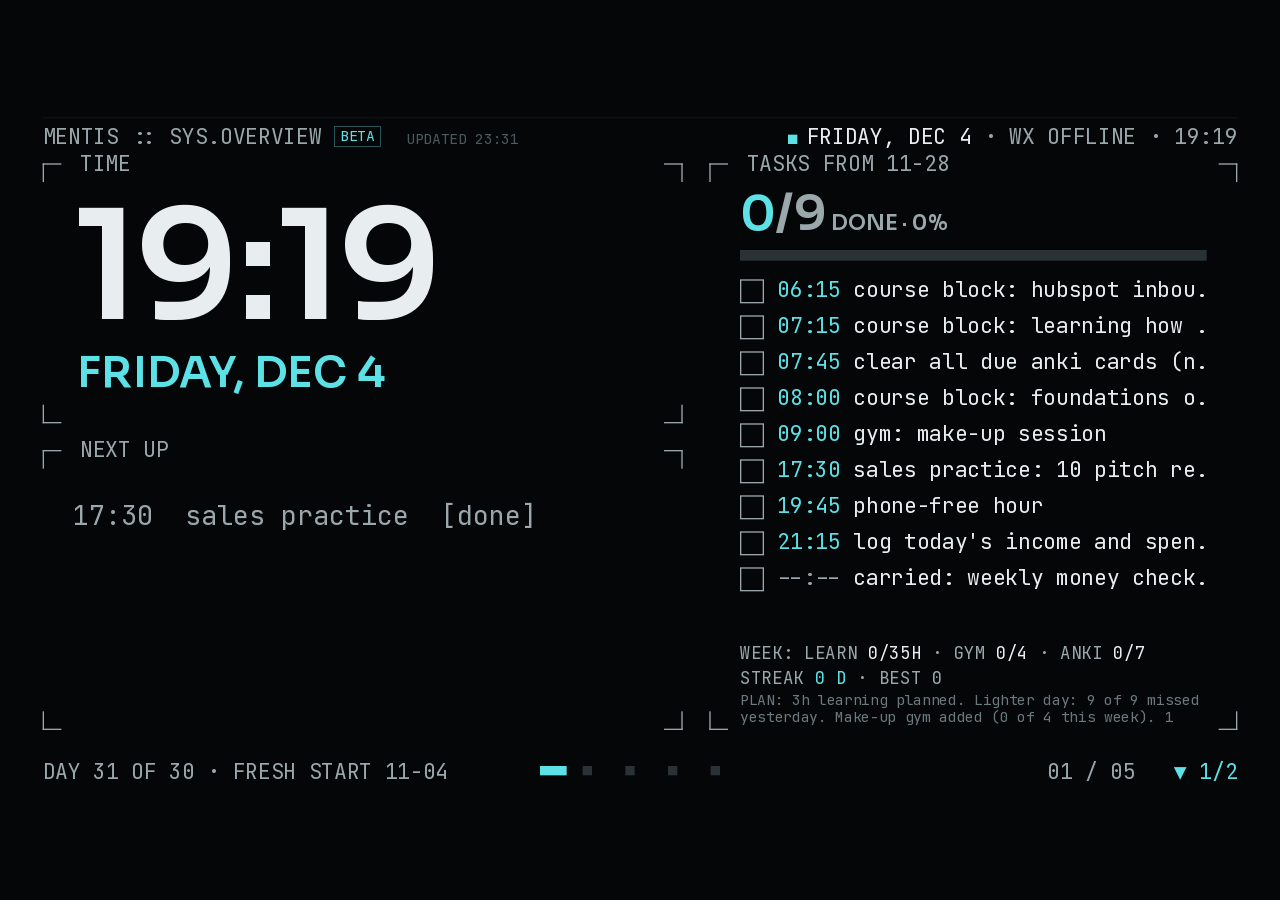
<file: index.html>
<!DOCTYPE html>
<html>
<head>
<meta charset="utf-8">
<meta name="viewport" content="width=device-width, initial-scale=1, viewport-fit=cover">
<meta name="apple-mobile-web-app-capable" content="yes">
<meta name="theme-color" content="#050607">
<title>MENTIS</title>
<link rel="stylesheet" href="style.css">
</head>
<body>
<div id="stage">
  <div id="track"></div>
  <div class="scan" id="scan"></div>
  <div class="dim" id="dim"></div>
  <div class="pause" id="pause"></div>
  <div class="night" id="night"><div class="nclock" id="nclock"><div class="so nt" id="ntime">--:--</div><div class="nd" id="ndate"></div></div><div class="nmark">MENTIS :: NIGHT</div></div>
</div>
<div id="mnav" class="mnav"></div>
<script src="app.js"></script>
</body>
</html>
</file>
<file: style.css>
@font-face{font-family:'JB';src:url('fonts/jetbrains-mono-400.woff') format('woff');font-weight:400;font-style:normal;}
@font-face{font-family:'JB';src:url('fonts/jetbrains-mono-700.woff') format('woff');font-weight:700;font-style:normal;}
@font-face{font-family:'SO';src:url('fonts/sora-600.woff') format('woff');font-weight:600;font-style:normal;}
html,body{margin:0;padding:0;width:100%;height:100%;overflow:hidden;background:#050607;color:#E8EEF0;font-family:'JB',monospace;}
*{-webkit-box-sizing:border-box;box-sizing:border-box;}
#stage{position:absolute;left:0;top:0;width:1920px;height:1080px;overflow:hidden;background:#050607;-webkit-transform-origin:0 0;transform-origin:0 0;}
.a{position:absolute;}
.so{font-family:'SO',sans-serif;font-weight:600;line-height:1;}
.lab{font-size:32px;color:#9AA7AB;white-space:nowrap;}
.t{font-size:40px;white-space:nowrap;}
.c{color:#5CE1E6;} .d{color:#9AA7AB;} .w{color:#E8EEF0;} .b{font-weight:700;} .r{text-align:right;}
.warn{color:#050607;background:#5CE1E6;padding:0 10px;}

/* slide track */
#track{position:absolute;left:0;top:0;width:9600px;height:1080px;-webkit-transition:-webkit-transform 600ms cubic-bezier(0.65,0,0.35,1);transition:transform 600ms cubic-bezier(0.65,0,0.35,1);-webkit-backface-visibility:hidden;backface-visibility:hidden;}
.slide{position:absolute;top:0;width:1920px;height:1080px;overflow:hidden;}
.clip{position:absolute;left:0;top:84px;width:1920px;height:900px;overflow:hidden;}
.sections{position:absolute;left:0;top:-84px;width:1920px;height:2160px;-webkit-transition:-webkit-transform 400ms cubic-bezier(0.65,0,0.35,1);transition:transform 400ms cubic-bezier(0.65,0,0.35,1);}
.sec{position:absolute;left:0;width:1920px;height:1080px;}

/* frame */
.fr{position:absolute;}
.cn{position:absolute;width:28px;height:28px;}
.ft{position:absolute;left:44px;top:-22px;background:#050607;padding:0 12px;}
.track{position:absolute;background:#2A3236;overflow:hidden;}
.fill{position:absolute;left:0;top:0;height:100%;background:#5CE1E6;-webkit-transform-origin:0 50%;transform-origin:0 50%;}

/* entry animations, only under .play */
@-webkit-keyframes barIn{from{-webkit-transform:scaleY(0)}to{-webkit-transform:scaleY(1)}}
@keyframes barIn{from{transform:scaleY(0)}to{transform:scaleY(1)}}
@-webkit-keyframes barX{from{-webkit-transform:scaleX(0)}to{-webkit-transform:scaleX(1)}}
@keyframes barX{from{transform:scaleX(0)}to{transform:scaleX(1)}}
@-webkit-keyframes reveal{from{-webkit-transform:translateX(0)}to{-webkit-transform:translateX(1720px)}}
@keyframes reveal{from{transform:translateX(0)}to{transform:translateX(1720px)}}
@-webkit-keyframes cellIn{from{opacity:0}to{opacity:1}}
@keyframes cellIn{from{opacity:0}to{opacity:1}}
@-webkit-keyframes scan{from{-webkit-transform:translateY(0)}to{-webkit-transform:translateY(1000px)}}
@keyframes scan{from{transform:translateY(0)}to{transform:translateY(1000px)}}
@-webkit-keyframes pulse{0%,100%{opacity:1}50%{opacity:.35}}
@keyframes pulse{0%,100%{opacity:1}50%{opacity:.35}}

.bar{position:absolute;-webkit-transform-origin:50% 100%;transform-origin:50% 100%;}
.play .bar{-webkit-animation:barIn 500ms cubic-bezier(0.22,0.61,0.36,1) both;animation:barIn 500ms cubic-bezier(0.22,0.61,0.36,1) both;}
.play .fill{-webkit-animation:barX 700ms cubic-bezier(0.22,0.61,0.36,1) both;animation:barX 700ms cubic-bezier(0.22,0.61,0.36,1) both;}
.chart{position:absolute;overflow:hidden;}
.mask{position:absolute;left:0;top:0;width:1720px;height:100%;background:#050607;display:none;}
.play .mask{display:block;-webkit-animation:reveal 900ms cubic-bezier(0.22,0.61,0.36,1) both;animation:reveal 900ms cubic-bezier(0.22,0.61,0.36,1) both;}
.hcol{position:absolute;left:0;top:0;}
.play .hcol{-webkit-animation:cellIn 300ms cubic-bezier(0.22,0.61,0.36,1) both;animation:cellIn 300ms cubic-bezier(0.22,0.61,0.36,1) both;}

.scan{position:absolute;left:64px;top:40px;width:1792px;height:2px;background:#5CE1E6;opacity:.08;-webkit-animation:scan 6000ms linear infinite;animation:scan 6000ms linear infinite;}
.live{display:inline-block;width:14px;height:14px;background:#5CE1E6;margin-right:14px;-webkit-animation:pulse 2000ms cubic-bezier(0.65,0,0.35,1) infinite;animation:pulse 2000ms cubic-bezier(0.65,0,0.35,1) infinite;}
.moving .scan,.moving .live,.isnight .scan,.isnight .live{-webkit-animation-play-state:paused;animation-play-state:paused;}

/* pause overlay */
.dim{position:absolute;left:0;top:0;width:1920px;height:1080px;background:#050607;opacity:0;visibility:hidden;-webkit-transition:opacity 250ms linear;transition:opacity 250ms linear;}
.dim.on{opacity:.78;visibility:visible;}
.pause{position:absolute;left:0;top:0;width:1920px;height:1080px;opacity:0;visibility:hidden;-webkit-transform:scale(.98);transform:scale(.98);-webkit-transition:opacity 250ms cubic-bezier(0.22,0.61,0.36,1),-webkit-transform 250ms cubic-bezier(0.22,0.61,0.36,1);transition:opacity 250ms cubic-bezier(0.22,0.61,0.36,1),transform 250ms cubic-bezier(0.22,0.61,0.36,1);-webkit-backface-visibility:hidden;backface-visibility:hidden;}
.pause.on{opacity:1;visibility:visible;-webkit-transform:scale(1);transform:scale(1);}

/* night */
.night{position:absolute;left:0;top:0;width:1920px;height:1080px;background:#000;opacity:0;visibility:hidden;-webkit-transition:opacity 2000ms cubic-bezier(0.65,0,0.35,1),visibility 0s linear 2000ms;transition:opacity 2000ms cubic-bezier(0.65,0,0.35,1),visibility 0s linear 2000ms;-webkit-backface-visibility:hidden;backface-visibility:hidden;}
.night.on{opacity:1;visibility:visible;-webkit-transition:opacity 2000ms cubic-bezier(0.65,0,0.35,1);transition:opacity 2000ms cubic-bezier(0.65,0,0.35,1);}
.nclock{position:absolute;left:0;top:392px;width:1920px;-webkit-transition:-webkit-transform 4000ms cubic-bezier(0.65,0,0.35,1);transition:transform 4000ms cubic-bezier(0.65,0,0.35,1);}
.nt{width:1920px;text-align:center;font-size:300px;color:#5E6162;letter-spacing:-6px;}
.nd{position:absolute;left:0;top:340px;width:1920px;text-align:center;font-size:32px;color:#4A4D4E;}
.nmark{position:absolute;left:64px;top:1000px;font-size:32px;color:#1E2021;}

/* no-motion fallback */
.no-motion *,.no-motion *:before,.no-motion *:after{-webkit-animation:none!important;animation:none!important;-webkit-transition:none!important;transition:none!important;}
.no-motion .mask,.no-motion .scan{display:none!important;}

/* beta label, sync status, in-place refresh without replaying entry animations */
.beta{font-size:22px;color:#5CE1E6;border:1px solid #3A7C80;padding:0 8px;vertical-align:4px;}
.sync{font-size:22px;color:#4A5A5E;}
.settled .bar,.settled .fill,.settled .hcol{-webkit-animation:none!important;animation:none!important;}
.settled .mask{display:none!important;}

/* daily tasks */
.tbox{width:36px;height:36px;border:2px solid #9AA7AB;color:#050607;font-size:28px;line-height:32px;text-align:center;font-weight:700;}
.tbox.on{background:#3A7C80;border-color:#3A7C80;}
.tdone{color:#6B7A7E;text-decoration:line-through;}
.tdone .c{color:#6B7A7E;}
.hdrd{color:#E8EEF0;}

/* ---------- phone layout (body.phone is set by app.js; not wrapped in a width query so a stretched layout viewport still scrolls) ---------- */
.mnav{display:none;}
html.phone{-webkit-text-size-adjust:100%;text-size-adjust:100%;}
body.phone,html.phone{overflow-x:hidden;overflow-y:auto;height:auto;-webkit-overflow-scrolling:touch;touch-action:pan-y;}
.phone #stage{position:relative;width:100%;height:auto;min-height:100%;overflow:visible;-webkit-transform:none!important;transform:none!important;left:0!important;top:0!important;
  padding:calc(env(safe-area-inset-top) + 12px) calc(env(safe-area-inset-right) + 14px) calc(env(safe-area-inset-bottom) + 88px) calc(env(safe-area-inset-left) + 14px);}
.phone #track{position:static;width:100%;height:auto;-webkit-transform:none!important;transform:none!important;-webkit-transition:none;transition:none;}
.phone .slide{display:block;position:static;width:100%;height:auto;overflow:visible;margin:0 0 28px;padding:0 0 28px;border-bottom:1px solid #2A3236;scroll-margin-top:8px;scroll-margin-bottom:96px;}
.phone .clip,.phone .sections,.phone .sec{position:static;width:100%;height:auto;overflow:visible;-webkit-transform:none!important;transform:none!important;}
.phone .sec{display:block;}
.phone .a,.phone .fr{position:static!important;width:auto!important;height:auto!important;max-width:100%;white-space:normal!important;overflow:visible!important;line-height:1.35!important;}
.phone .a{font-size:16px!important;margin:4px 0;}
.phone .so{font-size:26px!important;line-height:1.15!important;}
.phone .so.clk{font-size:64px!important;letter-spacing:-1px!important;}
.phone .so.nt{font-size:96px!important;}
.phone .lab{font-size:14px!important;}
.phone .sync,.phone .beta{font-size:12px!important;vertical-align:0;}
.phone .fr{margin:22px 0 8px;padding-top:10px;border-top:1px solid #2A3236;}
.phone .fr .cn{display:none;}
.phone .fr .ft{position:static;padding:0;background:none;font-size:14px!important;color:#5CE1E6;letter-spacing:1px;}
.phone .track{position:relative!important;display:block;width:100%!important;height:8px!important;margin:6px 0 10px;}
.phone .bar,.phone .chart,.phone .mask,.phone .hcol,.phone svg,.phone .scan{display:none!important;}
.phone .tbox{display:inline-block;float:left;width:24px!important;height:24px!important;font-size:18px!important;line-height:20px!important;margin:6px 10px 0 0!important;}
.phone .task{min-height:36px;padding-top:4px;}
.phone .task:after{content:'';display:block;clear:both;}
.phone .slide>.a:first-child{font-size:13px!important;}
.phone .slide>.a.r{text-align:left;font-size:15px!important;color:#E8EEF0;}
.phone .slide>.a[style*="height:14px"]{display:none!important;}
.phone .pg{display:none!important;}
.phone .dim,.phone .night,.phone .pause{position:fixed;width:100%;height:100%;}
.phone .pause,.phone .dim{display:none!important;}
.phone .night .nclock{top:35%;width:100%;}.phone .nt,.phone .nd{width:100%;}.phone .nd{position:static;font-size:16px;}
.phone .nmark{left:16px;top:auto;bottom:24px;font-size:14px;}
.phone .mnav{display:block;position:fixed;left:0;right:0;bottom:0;z-index:50;background:#0B0F10;border-top:1px solid #3A7C80;
  padding:6px calc(env(safe-area-inset-right) + 6px) calc(env(safe-area-inset-bottom) + 6px) calc(env(safe-area-inset-left) + 6px);font-family:'JB',monospace;}
.mrow{display:-webkit-box;display:-webkit-flex;display:flex;gap:4px;margin-bottom:4px;}
.mbtn{-webkit-box-flex:1;-webkit-flex:1;flex:1;min-height:44px;min-width:44px;border:1px solid #2A3236;background:#050607;color:#9AA7AB;font:inherit;font-size:12px;letter-spacing:.5px;border-radius:6px;padding:0 2px;-webkit-appearance:none;appearance:none;}
.mbtn.on{color:#050607;background:#5CE1E6;border-color:#5CE1E6;font-weight:700;}
.mbtn.wide{font-size:14px;}
.mbtn.pz{-webkit-box-flex:0;-webkit-flex:0 0 96px;flex:0 0 96px;}
.mbtn.pz.on{background:#E8EEF0;border-color:#E8EEF0;}
</file>
